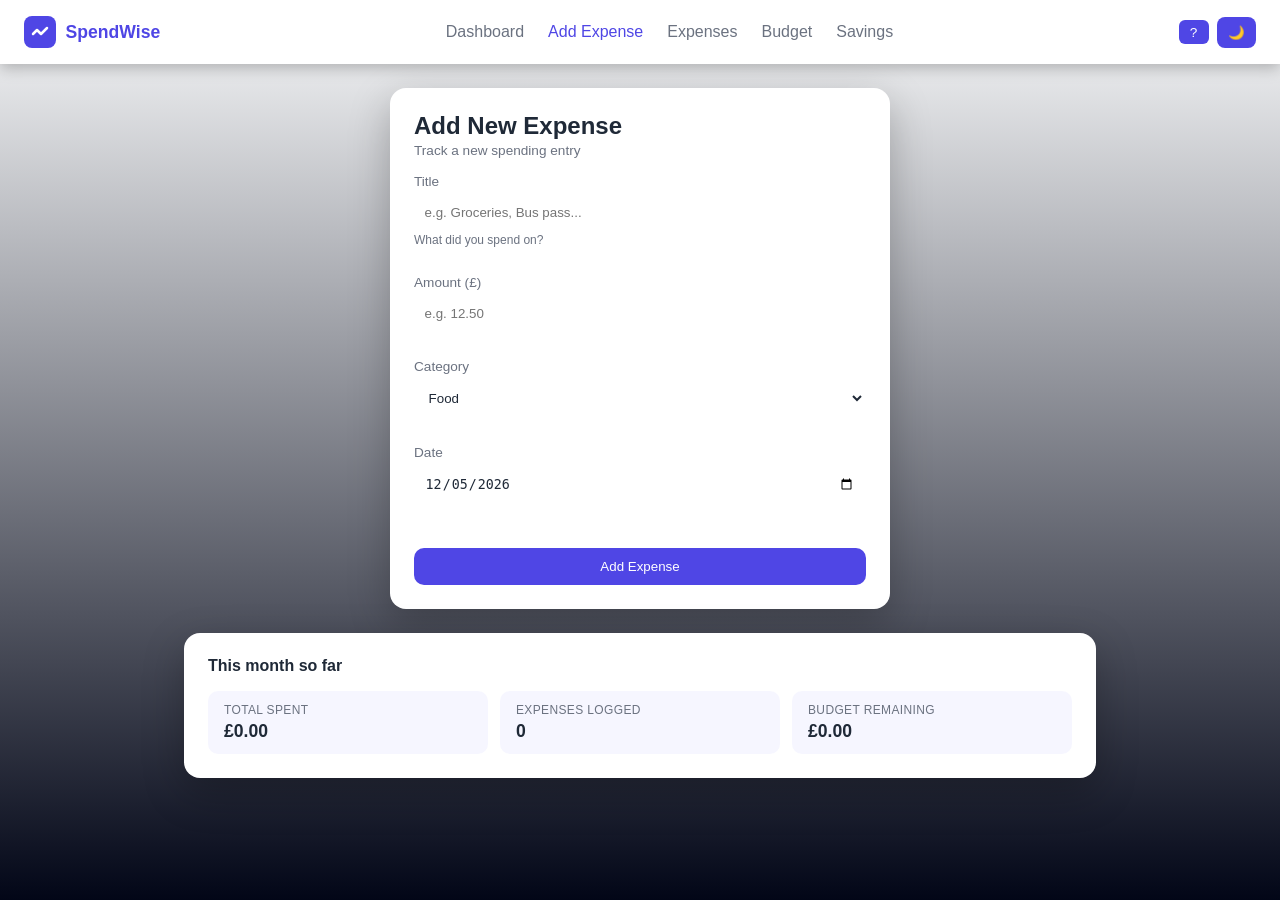
<file: expense-tracker/add-expense.html>
<!DOCTYPE html>
<html lang="en">
  <head>
    <meta charset="UTF-8" />
    <meta name="viewport" content="width=device-width, initial-scale=1.0" />
    <title>Add Expense | SpendWise</title>
    <link rel="icon" type="image/svg+xml" href="assets/favicon.svg" />
    <link rel="stylesheet" href="css/style.css" />
  </head>
  <body>
    <header class="navbar">
      <div class="brand">
        <img src="assets/logo.svg" alt="SpendWise logo" />
        <span>SpendWise</span>
      </div>

      <nav id="mainNav">
        <a href="index.html">Dashboard</a>
        <a href="add-expense.html" class="active">Add Expense</a>
        <a href="expenses.html">Expenses</a>
        <a href="budget.html">Budget</a>
        <a href="savings.html">Savings</a>
      </nav>

      <div style="display: flex; gap: 0.5rem; align-items: center;">
        <button id="helpBtn" class="small-btn">?</button>
        <button id="themeToggle">🌙</button>
        <button class="hamburger" id="hamburger">&#9776;</button>
      </div>
    </header>

    <!-- TOAST NOTIFICATION -->
    <div id="toast" class="toast hidden"></div>

    <main class="container">
      <div class="card form-card animate-in">
        <h2>Add New Expense</h2>
        <p class="budget-subtitle">Track a new spending entry</p>

        <form id="expenseForm" class="goal-form">

          <div class="form-group">
            <label>Title</label>
            <input id="title" type="text" placeholder="e.g. Groceries, Bus pass..." required />
            <span class="field-hint">What did you spend on?</span>
          </div>

          <div class="form-group">
            <label>Amount (£)</label>
            <input id="amount" type="number" placeholder="e.g. 12.50" min="0.01" step="0.01" required />
          </div>

          <div class="form-group">
            <label>Category</label>
            <select id="category"></select>
          </div>

          <div class="form-group hidden" id="customCategoryBox">
            <label>New Category Name</label>
            <input id="newCategory" type="text" placeholder="Enter category name..." />
          </div>

          <div class="form-group">
            <label>Date</label>
            <input id="date" type="date" required />
          </div>

          <button class="primary-btn" type="submit">Add Expense</button>

        </form>

        <!-- SUCCESS MESSAGE -->
        <div id="successMsg" class="success-msg hidden">
          <span>✅ Expense added successfully!</span>
          <a href="expenses.html">View all expenses →</a>
        </div>

      </div>

      <!-- QUICK STATS -->
      <div class="card quick-stats-card">
        <h3>This month so far</h3>
        <div class="quick-stats-grid">
          <div class="quick-stat">
            <span class="quick-stat-label">Total spent</span>
            <span class="quick-stat-value" id="qTotal">£0.00</span>
          </div>
          <div class="quick-stat">
            <span class="quick-stat-label">Expenses logged</span>
            <span class="quick-stat-value" id="qCount">0</span>
          </div>
          <div class="quick-stat">
            <span class="quick-stat-label">Budget remaining</span>
            <span class="quick-stat-value" id="qRemaining">£0.00</span>
          </div>
        </div>
      </div>

    </main>

    <div id="helpModal" class="modal hidden">
      <div class="modal-content">
        <h3>About SpendWise</h3>
        <p>SpendWise helps students track expenses and plan finances.</p>
        <button id="closeHelp" class="primary-btn">Close</button>
      </div>
    </div>

    <script src="js/theme.js"></script>
    <script src="js/data.js"></script>
    <script src="js/addExpense.js"></script>
  </body>
</html>
</file>
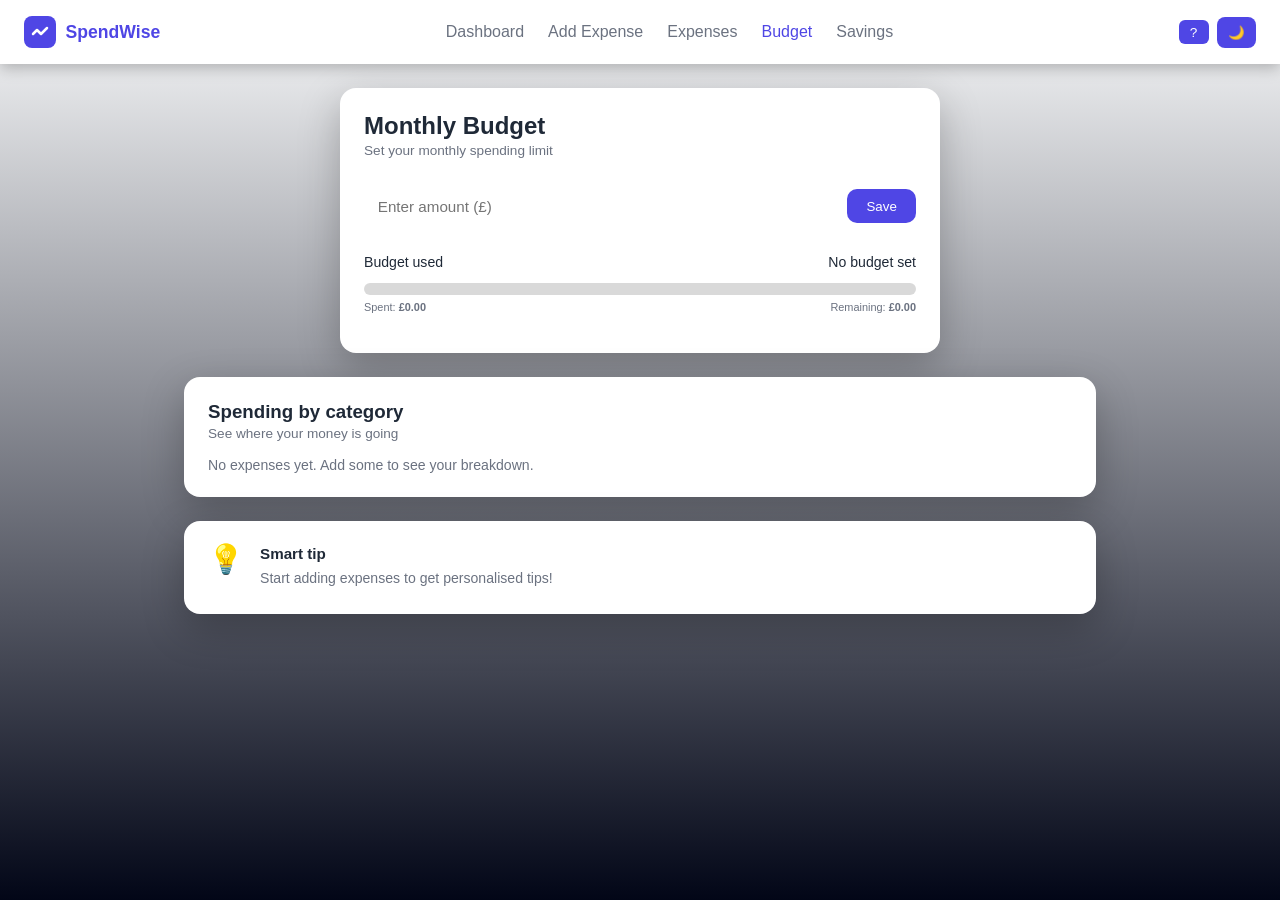
<file: expense-tracker/budget.html>
<!DOCTYPE html>
<html lang="en">
  <head>
    <meta charset="UTF-8" />
    <meta name="viewport" content="width=device-width, initial-scale=1.0" />
    <title>Budget | SpendWise</title>
    <link rel="icon" type="image/svg+xml" href="assets/favicon.svg" />
    <link rel="stylesheet" href="css/style.css" />
  </head>
  <body>
    <header class="navbar">
      <div class="brand">
        <img src="assets/logo.svg" alt="SpendWise logo" />
        <span>SpendWise</span>
      </div>

      <nav id="mainNav">
        <a href="index.html">Dashboard</a>
        <a href="add-expense.html">Add Expense</a>
        <a href="expenses.html">Expenses</a>
        <a href="budget.html" class="active">Budget</a>
        <a href="savings.html">Savings</a>
      </nav>

      <div style="display: flex; gap: 0.5rem; align-items: center;">
        <button id="helpBtn" class="small-btn">?</button>
        <button id="themeToggle">🌙</button>
        <button class="hamburger" id="hamburger">&#9776;</button>
      </div>
    </header>

    <main class="container">

      <!-- BUDGET INPUT CARD -->
      <div class="card budget-card">
        <h2>Monthly Budget</h2>
        <p class="budget-subtitle">Set your monthly spending limit</p>

        <div class="budget-input-row">
          <input id="budgetInput" type="number" placeholder="Enter amount (£)" />
          <button id="saveBudget" class="primary-btn" style="margin-top:0; width:auto; padding: 0.6rem 1.2rem;">Save</button>
        </div>

        <!-- ALERT -->
        <div id="budgetAlert" class="budget-alert hidden"></div>

        <!-- PROGRESS -->
        <div class="budget-progress-section">
          <div class="budget-progress-header">
            <span>Budget used</span>
            <span id="budgetPercent">0%</span>
          </div>
          <div class="progress-bar">
            <div id="progressFill"></div>
          </div>
          <div class="budget-progress-labels">
            <small>Spent: <strong id="spentAmount">£0.00</strong></small>
            <small>Remaining: <strong id="remainingAmount">£0.00</strong></small>
          </div>
        </div>

        <p id="budgetMessage"></p>
      </div>

      <!-- CATEGORY BREAKDOWN -->
      <div class="card category-breakdown-card">
        <h3>Spending by category</h3>
        <p class="budget-subtitle">See where your money is going</p>
        <div id="categoryBreakdown" class="category-breakdown-list"></div>
      </div>

      <!-- SMART TIP -->
      <div class="card smart-tip-card" id="smartTipCard">
        <div class="smart-tip-icon">💡</div>
        <div>
          <h3>Smart tip</h3>
          <p id="smartTip"></p>
        </div>
      </div>

    </main>

    <div id="helpModal" class="modal hidden">
      <div class="modal-content">
        <h3>About SpendWise</h3>
        <p>Track and manage your monthly budget effectively.</p>
        <button id="closeHelp" class="primary-btn">Close</button>
      </div>
    </div>

    <script src="js/theme.js"></script>
    <script src="js/data.js"></script>
    <script src="js/budget.js"></script>
  </body>
</html>
</file>
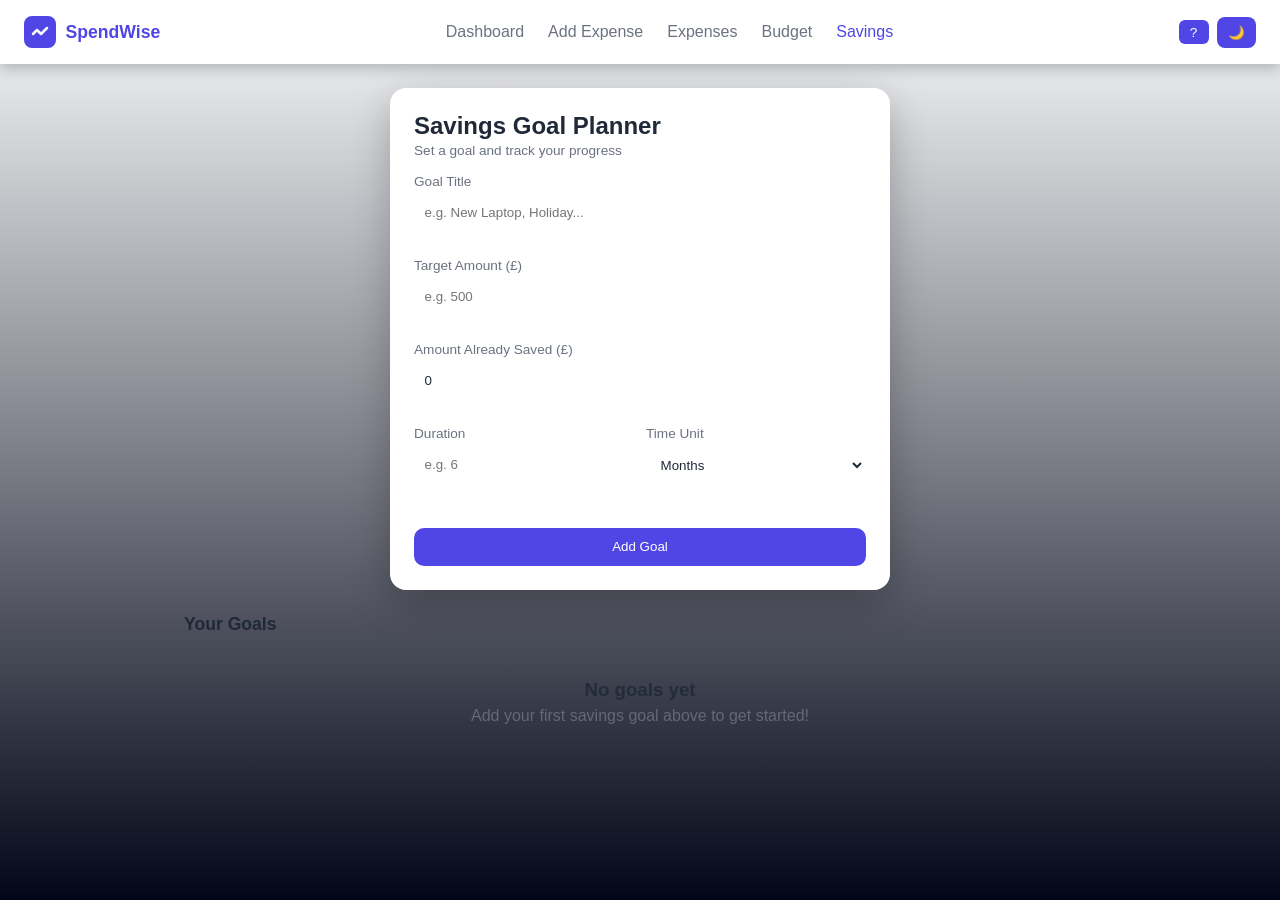
<file: expense-tracker/savings.html>
<!DOCTYPE html>
<html lang="en">
  <head>
    <meta charset="UTF-8" />
    <meta name="viewport" content="width=device-width, initial-scale=1.0" />
    <title>Savings | SpendWise</title>
    <link rel="icon" type="image/svg+xml" href="assets/favicon.svg" />
    <link rel="stylesheet" href="css/style.css" />
  </head>
  <body>
    <header class="navbar">
      <div class="brand">
        <img src="assets/logo.svg" alt="SpendWise logo" />
        <span>SpendWise</span>
      </div>

      <nav id="mainNav">
        <a href="index.html">Dashboard</a>
        <a href="add-expense.html">Add Expense</a>
        <a href="expenses.html">Expenses</a>
        <a href="budget.html">Budget</a>
        <a href="savings.html" class="active">Savings</a>
      </nav>

      <div style="display: flex; gap: 0.5rem; align-items: center;">
        <button id="helpBtn" class="small-btn">?</button>
        <button id="themeToggle">🌙</button>
        <button class="hamburger" id="hamburger">&#9776;</button>
      </div>
    </header>

    <main class="container">

      <!-- ADD GOAL FORM -->
      <div class="card form-card animate-in">
        <h2>Savings Goal Planner</h2>
        <p class="budget-subtitle">Set a goal and track your progress</p>

        <form id="goalForm" class="goal-form">
          <div class="form-group">
            <label>Goal Title</label>
            <input id="goalTitle" type="text" placeholder="e.g. New Laptop, Holiday..." required />
          </div>
          <div class="form-group">
            <label>Target Amount (£)</label>
            <input id="goalAmount" type="number" placeholder="e.g. 500" required />
          </div>
          <div class="form-group">
            <label>Amount Already Saved (£)</label>
            <input id="savedAmount" type="number" placeholder="e.g. 100" value="0" min="0" />
          </div>
          <div class="goal-form-row">
            <div class="form-group">
              <label>Duration</label>
              <input id="duration" type="number" placeholder="e.g. 6" required />
            </div>
            <div class="form-group">
              <label>Time Unit</label>
              <select id="timeUnit">
                <option value="weeks">Weeks</option>
                <option value="months" selected>Months</option>
                <option value="years">Years</option>
              </select>
            </div>
          </div>
          <button class="primary-btn" type="submit">Add Goal</button>
        </form>
      </div>

      <!-- SAVED GOALS LIST -->
      <div id="goalsSection">
        <h3 class="goals-heading">Your Goals</h3>
        <div id="goalsList" class="goals-list"></div>
      </div>

    </main>

    <div id="helpModal" class="modal hidden">
      <div class="modal-content">
        <h3>About SpendWise</h3>
        <p>Plan and visualise your savings goals.</p>
        <button id="closeHelp" class="primary-btn">Close</button>
      </div>
    </div>

    <script src="js/theme.js"></script>
    <script src="js/data.js"></script>
    <script src="js/savings.js"></script>
  </body>
</html>
</file>
<file: expense-tracker/css/style.css>
:root {
  --bg: #f9fafb;
  --card: #ffffff;
  --primary: #4f46e5;
  --text: #1f2937;
  --muted: #6b7280;
}

body.dark {
  --bg: #0f172a;
  --card: #1e293b;
  --primary: #6366f1;
  --text: #e5e7eb;
  --muted: #94a3b8;
}

* { margin: 0; padding: 0; box-sizing: border-box; }

body {
  font-family: "Inter", sans-serif;
  background: linear-gradient(180deg, var(--bg), #020617);
  color: var(--text);
  min-height: 100vh;
  animation: pageFade 0.35s ease;
}

/* ── NAVBAR ── */
.navbar {
  display: flex;
  justify-content: space-between;
  align-items: center;
  padding: 1rem 1.5rem;
  background: var(--card);
  box-shadow: 0 4px 14px rgba(0,0,0,0.25);
  position: relative;
}

.navbar nav { display: flex; }
.navbar nav a {
  margin: 0 0.75rem;
  text-decoration: none;
  color: var(--muted);
  font-weight: 500;
}
.navbar nav a.active { color: var(--primary); }

#themeToggle {
  border: none;
  background: var(--primary);
  color: white;
  padding: 0.5rem 0.7rem;
  border-radius: 8px;
  cursor: pointer;
}

/* ── HAMBURGER ── */
.hamburger {
  display: none;
  background: var(--primary);
  color: white;
  border: none;
  padding: 0.5rem 0.7rem;
  border-radius: 8px;
  cursor: pointer;
  font-size: 1.1rem;
}

@media (max-width: 700px) {
  .hamburger { display: block; }
  .navbar nav {
    display: none;
    flex-direction: column;
    position: absolute;
    top: 100%;
    left: 0; right: 0;
    background: var(--card);
    padding: 1rem;
    box-shadow: 0 8px 20px rgba(0,0,0,0.2);
    z-index: 100;
    gap: 0.5rem;
  }
  .navbar nav.open { display: flex; }
  .navbar nav a { margin: 0; padding: 0.5rem 0.75rem; border-radius: 8px; }
}

/* ── ALERT BANNER ── */
.alert-banner {
  padding: 0.85rem 1.5rem;
  font-size: 0.9rem;
  font-weight: 500;
  text-align: center;
}
.alert-banner.alert-danger { background: #fee2e2; color: #991b1b; }
.alert-banner.alert-warning { background: #fef3c7; color: #92400e; }
body.dark .alert-banner.alert-danger { background: #7f1d1d; color: #fca5a5; }
body.dark .alert-banner.alert-warning { background: #78350f; color: #fcd34d; }

/* ── LAYOUT ── */
.container {
  padding: 1.5rem;
  max-width: 960px;
  margin: auto;
}

/* ── CARDS ── */
.card {
  background: var(--card);
  border-radius: 16px;
  padding: 1.5rem;
  box-shadow: 0 14px 40px rgba(0,0,0,0.25);
  animation: fadeScale 0.5s ease;
}

/* ── SUMMARY CARDS ── */
.summary {
  display: grid;
  grid-template-columns: repeat(auto-fit, minmax(180px, 1fr));
  gap: 1rem;
  margin-bottom: 1.5rem;
}
.summary-card {
  padding: 1.2rem;
  border-radius: 16px;
  color: white;
  animation: slideUp 0.5s ease;
}
.summary-card h4 { font-size: 0.85rem; opacity: 0.9; margin-bottom: 0.3rem; }
.summary-card p { font-size: 1.8rem; font-weight: 600; }
.summary-card.purple { background: linear-gradient(135deg, #6366f1, #4f46e5); }
.summary-card.green  { background: linear-gradient(135deg, #22c55e, #16a34a); }
.summary-card.orange { background: linear-gradient(135deg, #f59e0b, #d97706); }

/* ── BUDGET OVERVIEW CARD ── */
.budget-overview-card {
  margin-bottom: 1.5rem;
  padding: 1.2rem 1.5rem;
}
.budget-overview-header {
  display: flex;
  justify-content: space-between;
  align-items: center;
  font-size: 0.9rem;
  font-weight: 500;
  margin-bottom: 0.6rem;
  color: var(--text);
}
.budget-overview-labels {
  display: flex;
  justify-content: space-between;
  margin-top: 0.5rem;
  font-size: 0.82rem;
  color: var(--muted);
}

/* ── DASHBOARD GRID ── */
.dashboard-grid {
  display: grid;
  grid-template-columns: 1fr 1fr;
  gap: 1.5rem;
  margin-bottom: 1.5rem;
}
@media (max-width: 700px) {
  .dashboard-grid { grid-template-columns: 1fr; }
}

/* ── CHART ── */
.chart-wrapper { max-width: 300px; margin: auto; }
.chart-header {
  display: flex;
  justify-content: space-between;
  align-items: center;
  margin-bottom: 1rem;
}
.chart-header h3 { font-size: 1rem; font-weight: 600; }
.trend-card { margin-top: 0; }

/* ── RECENT EXPENSES LIST ── */
.recent-list {
  display: flex;
  flex-direction: column;
  gap: 0.5rem;
  margin-top: 0.25rem;
}

.recent-item {
  display: flex;
  justify-content: space-between;
  align-items: center;
  padding: 0.6rem 0.75rem;
  border-radius: 10px;
  background: rgba(99,102,241,0.06);
  border: 1px solid rgba(99,102,241,0.1);
  transition: background 0.2s;
}
.recent-item:hover { background: rgba(99,102,241,0.12); }

.recent-left {
  display: flex;
  align-items: center;
  gap: 0.5rem;
}
.recent-title {
  font-size: 0.88rem;
  color: var(--text);
  font-weight: 500;
}

.recent-right {
  display: flex;
  align-items: center;
  gap: 0.75rem;
}
.recent-right strong {
  font-size: 0.9rem;
  color: var(--text);
  white-space: nowrap;
}
.recent-right small {
  font-size: 0.75rem;
  color: var(--muted);
  white-space: nowrap;
}

.no-recent {
  font-size: 0.88rem;
  color: var(--muted);
  padding: 1rem 0;
  text-align: center;
}
.no-recent a { color: var(--primary); }

/* ── EXPENSE LIST ── */
.expenses-list { display: flex; flex-direction: column; gap: 1rem; }

.expense-card {
  background: var(--card);
  padding: 1rem;
  border-radius: 14px;
  display: flex;
  justify-content: space-between;
  align-items: center;
  box-shadow: 0 10px 25px rgba(0,0,0,0.25);
  animation: slideUp 0.4s ease;
  transition: transform 0.2s ease, box-shadow 0.2s ease;
}
.expense-card:hover { transform: translateY(-4px); box-shadow: 0 16px 35px rgba(0,0,0,0.35); }
.expense-info small { color: var(--muted); }
.expense-actions { display: flex; align-items: center; gap: 0.75rem; }

/* ── BADGES ── */
.badge {
  display: inline-block;
  padding: 0.2rem 0.6rem;
  border-radius: 999px;
  font-size: 0.7rem;
  color: white;
  white-space: nowrap;
}
.badge.food          { background: #22c55e; }
.badge.transport     { background: #3b82f6; }
.badge.entertainment { background: #f59e0b; }
.badge.rent          { background: #ef4444; }
.badge.other         { background: #64748b; }
.badge.subscriptions { background: #8b5cf6; }
.badge.clothes       { background: #ec4899; }

/* ── BUTTONS ── */
.delete-btn {
  background: #ef4444;
  border: none;
  color: white;
  padding: 0.3rem 0.6rem;
  border-radius: 6px;
  cursor: pointer;
}

.small-btn {
  background: var(--primary);
  color: white;
  border: none;
  padding: 0.3rem 0.7rem;
  border-radius: 6px;
  cursor: pointer;
  text-decoration: none;
  font-size: 0.85rem;
  white-space: nowrap;
}

.primary-btn {
  margin-top: 1rem;
  background: var(--primary);
  color: white;
  border: none;
  padding: 0.7rem;
  border-radius: 10px;
  cursor: pointer;
  display: inline-block;
  text-decoration: none;
  text-align: center;
  width: 100%;
}

/* ── BUTTON INTERACTIONS ── */
button, .primary-btn, .small-btn {
  transition: transform 0.15s ease, box-shadow 0.15s ease;
}
button:hover, .primary-btn:hover, .small-btn:hover {
  transform: translateY(-2px);
  box-shadow: 0 6px 14px rgba(0,0,0,0.2);
}
button:active, .primary-btn:active, .small-btn:active {
  transform: scale(0.96);
}

/* ── FORMS ── */
.form-card { max-width: 500px; margin: auto; }
.form-group { margin-bottom: 1rem; }
.form-group label { font-size: 0.85rem; color: var(--muted); display: block; margin-bottom: 0.3rem; }
.form-group input,
.form-group select {
  width: 100%;
  padding: 0.6rem;
  border-radius: 8px;
  border: 1px solid rgba(255,255,255,0.2);
  background: transparent;
  color: var(--text);
}
select option { background: var(--card); color: var(--text); }

/* ── PROGRESS BAR ── */
.progress-bar {
  width: 100%;
  height: 12px;
  background: rgba(0,0,0,0.15);
  border-radius: 999px;
  margin-top: 0.8rem;
  overflow: hidden;
}
.progress-bar div {
  height: 100%;
  width: 0%;
  background: linear-gradient(90deg, #22c55e, #4f46e5);
  transition: width 1s ease;
  border-radius: 999px;
}

/* ── BUDGET PAGE ── */
.budget-card { max-width: 600px; margin: auto; }
.budget-card input {
  width: 100%; padding: 0.6rem;
  border-radius: 8px;
  border: 1px solid rgba(255,255,255,0.2);
  background: transparent;
  color: var(--text);
  margin: 0.8rem 0;
}
.budget-summary {
  display: flex;
  justify-content: space-between;
  margin: 1rem 0 0.5rem;
  font-size: 0.9rem;
}
.budget-summary span { color: var(--muted); }

/* ── PAGE HEADER ── */
.page-header {
  display: flex;
  justify-content: space-between;
  align-items: center;
  margin-bottom: 1rem;
}

/* ── BRAND ── */
.brand { display: flex; align-items: center; gap: 0.6rem; cursor: pointer; }
.brand img { width: 32px; height: 32px; display: block; transition: transform 0.35s ease; }
.brand span {
  font-family: "Poppins", sans-serif;
  font-size: 1.1rem;
  font-weight: 600;
  color: var(--primary);
  transition: transform 0.35s ease, color 0.35s ease;
}
.brand:hover img { transform: rotate(-8deg) scale(1.12); }
.brand:hover span { transform: translateX(3px); color: #6366f1; }

/* ── MODAL ── */
.modal {
  position: fixed;
  inset: 0;
  background: rgba(0,0,0,0.55);
  display: flex;
  justify-content: center;
  align-items: center;
  z-index: 200;
}
.modal-content {
  background: var(--card);
  color: var(--text);
  padding: 1.6rem;
  border-radius: 18px;
  max-width: 420px;
  width: 90%;
  box-shadow: 0 20px 40px rgba(0,0,0,0.4);
  animation: fadeScale 0.3s ease;
}
.modal-content h3 { margin-bottom: 0.6rem; }
.modal-content p { margin-bottom: 0.8rem; color: var(--muted); }

/* ── EMPTY STATE ── */
.empty-state { text-align: center; padding: 2rem; opacity: 0.85; }
.empty-state h3 { margin-bottom: 0.4rem; }
.empty-state p { margin-bottom: 1rem; color: var(--muted); }

/* ── SAVINGS ── */
.expense-form { display: flex; flex-direction: column; gap: 0.75rem; }
.expense-form input,
.expense-form select {
  width: 100%;
  padding: 0.6rem;
  border-radius: 8px;
  border: 1px solid rgba(255,255,255,0.2);
  background: transparent;
  color: var(--text);
}

/* ── HIDDEN ── */
.hidden { display: none !important; }

/* ── ANIMATIONS ── */
@keyframes slideUp {
  from { opacity: 0; transform: translateY(20px); }
  to   { opacity: 1; transform: translateY(0); }
}
@keyframes fadeScale {
  from { opacity: 0; transform: scale(0.95); }
  to   { opacity: 1; transform: scale(1); }
}
@keyframes pageFade {
  from { opacity: 0; transform: translateY(8px); }
  to   { opacity: 1; transform: translateY(0); }
}
.trend-select {
  padding: 0.3rem 0.6rem;
  border-radius: 8px;
  border: 1px solid rgba(255,255,255,0.2);
  background: var(--card);
  color: var(--text);
  font-size: 0.85rem;
  cursor: pointer;
}
/* FILTERS BAR */
.filters-bar {
  display: flex;
  gap: 1rem;
  align-items: flex-end;
  flex-wrap: wrap;
  margin-bottom: 1rem;
  padding: 1rem 1.25rem;
}

.filter-group {
  display: flex;
  flex-direction: column;
  gap: 0.3rem;
  flex: 1;
  min-width: 140px;
}

.filter-group label {
  font-size: 0.78rem;
  color: var(--muted);
  font-weight: 500;
}

.filter-group input,
.filter-group select {
  padding: 0.5rem 0.7rem;
  border-radius: 8px;
  border: 1px solid rgba(255,255,255,0.15);
  background: transparent;
  color: var(--text);
  font-size: 0.88rem;
}

/* RESULTS SUMMARY */
.results-summary {
  display: flex;
  justify-content: space-between;
  align-items: center;
  font-size: 0.88rem;
  color: var(--muted);
  margin-bottom: 1rem;
  padding: 0 0.25rem;
}

.results-summary span:last-child {
  font-weight: 600;
  color: var(--text);
}
/* BUDGET PAGE */
.budget-subtitle {
  font-size: 0.85rem;
  color: var(--muted);
  margin-bottom: 1rem;
  margin-top: 0.2rem;
}

.budget-input-row {
  display: flex;
  gap: 0.75rem;
  align-items: center;
  margin-bottom: 1rem;
}

.budget-input-row input {
  flex: 1;
  padding: 0.6rem 0.8rem;
  border-radius: 8px;
  border: 1px solid rgba(255,255,255,0.15);
  background: transparent;
  color: var(--text);
  font-size: 0.95rem;
}

.budget-alert {
  padding: 0.75rem 1rem;
  border-radius: 10px;
  font-size: 0.88rem;
  font-weight: 500;
  margin-bottom: 1rem;
}
.budget-alert-danger { background: #fee2e2; color: #991b1b; }
.budget-alert-warning { background: #fef3c7; color: #92400e; }
body.dark .budget-alert-danger { background: #7f1d1d; color: #fca5a5; }
body.dark .budget-alert-warning { background: #78350f; color: #fcd34d; }

.budget-progress-section { margin: 1rem 0; }
.budget-progress-header {
  display: flex;
  justify-content: space-between;
  font-size: 0.88rem;
  font-weight: 500;
  margin-bottom: 0.4rem;
  color: var(--text);
}
.budget-progress-labels {
  display: flex;
  justify-content: space-between;
  font-size: 0.82rem;
  color: var(--muted);
  margin-top: 0.4rem;
}

/* CATEGORY BREAKDOWN */
.category-breakdown-card { margin-top: 1.5rem; }
.category-breakdown-list {
  display: flex;
  flex-direction: column;
  gap: 1rem;
  margin-top: 0.75rem;
}
.breakdown-item { width: 100%; }
.breakdown-header {
  display: flex;
  justify-content: space-between;
  align-items: center;
  margin-bottom: 0.2rem;
}
.breakdown-left {
  display: flex;
  align-items: center;
  gap: 0.5rem;
}
.breakdown-dot {
  width: 10px;
  height: 10px;
  border-radius: 50%;
  flex-shrink: 0;
}
.breakdown-name {
  font-size: 0.9rem;
  font-weight: 500;
  color: var(--text);
}
.breakdown-right {
  display: flex;
  align-items: center;
  gap: 0.75rem;
}
.breakdown-amount {
  font-size: 0.9rem;
  font-weight: 600;
  color: var(--text);
}
.breakdown-percent {
  font-size: 0.78rem;
  color: var(--muted);
}

/* SMART TIP */
.smart-tip-card {
  margin-top: 1.5rem;
  display: flex;
  align-items: flex-start;
  gap: 1rem;
}
.smart-tip-icon {
  font-size: 1.8rem;
  line-height: 1;
  flex-shrink: 0;
}
.smart-tip-card h3 {
  font-size: 0.95rem;
  font-weight: 600;
  margin-bottom: 0.3rem;
  color: var(--text);
}
.smart-tip-card p {
  font-size: 0.88rem;
  color: var(--muted);
  line-height: 1.6;
}
/* SAVINGS PAGE */
.goal-form {
  display: flex;
  flex-direction: column;
  gap: 0.75rem;
  margin-top: 0.5rem;
}

.goal-form-row {
  display: grid;
  grid-template-columns: 1fr 1fr;
  gap: 0.75rem;
}

.goals-heading {
  font-size: 1.1rem;
  font-weight: 600;
  margin: 1.5rem 0 0.75rem;
  color: var(--text);
}

.goals-list {
  display: flex;
  flex-direction: column;
  gap: 1.25rem;
}

.goal-card {
  background: var(--card);
  border-radius: 16px;
  padding: 1.25rem 1.5rem;
  box-shadow: 0 10px 30px rgba(0,0,0,0.2);
  animation: slideUp 0.4s ease;
  border: 2px solid transparent;
  transition: border 0.3s ease;
}

.goal-card.goal-complete {
  border-color: #22c55e;
}

.goal-card-header {
  display: flex;
  justify-content: space-between;
  align-items: flex-start;
  margin-bottom: 1rem;
}

.goal-title-row {
  display: flex;
  flex-direction: column;
  gap: 0.3rem;
}

.goal-name {
  font-size: 1.05rem;
  font-weight: 600;
  color: var(--text);
}

.goal-badge {
  font-size: 0.75rem;
  font-weight: 600;
  color: #16a34a;
}

.goal-stats {
  display: grid;
  grid-template-columns: repeat(auto-fit, minmax(100px, 1fr));
  gap: 0.75rem;
  margin-bottom: 1rem;
}

.goal-stat {
  display: flex;
  flex-direction: column;
  gap: 0.2rem;
  background: rgba(99,102,241,0.06);
  padding: 0.6rem 0.75rem;
  border-radius: 10px;
}

.goal-stat-label {
  font-size: 0.72rem;
  color: var(--muted);
  text-transform: uppercase;
  letter-spacing: 0.03em;
}

.goal-stat-value {
  font-size: 0.95rem;
  font-weight: 600;
  color: var(--text);
}

.saved-value { color: #22c55e !important; }

.goal-progress-header {
  display: flex;
  justify-content: space-between;
  font-size: 0.82rem;
  color: var(--muted);
  margin-bottom: 0.3rem;
}

.goal-fill {
  height: 100%;
  border-radius: 999px;
  transition: width 1s ease;
}

.goal-update-row {
  display: flex;
  gap: 0.5rem;
  margin-top: 0.75rem;
  align-items: center;
}

.update-input {
  flex: 1;
  padding: 0.5rem 0.75rem;
  border-radius: 8px;
  border: 1px solid rgba(255,255,255,0.15);
  background: transparent;
  color: var(--text);
  font-size: 0.88rem;
}

.goal-timeline {
  font-size: 0.8rem;
  color: var(--muted);
  margin-top: 0.75rem;
}

.goal-actions {
  display: flex;
  gap: 0.5rem;
}
/* TOAST NOTIFICATION */
.toast {
  position: fixed;
  bottom: 1.5rem;
  right: 1.5rem;
  padding: 0.85rem 1.25rem;
  border-radius: 12px;
  font-size: 0.9rem;
  font-weight: 500;
  z-index: 999;
  animation: slideUp 0.3s ease;
  box-shadow: 0 8px 24px rgba(0,0,0,0.3);
}
.toast-success { background: #22c55e; color: white; }
.toast-error   { background: #ef4444; color: white; }
.toast-warning { background: #f59e0b; color: white; }

/* SUCCESS MESSAGE */
.success-msg {
  display: flex;
  justify-content: space-between;
  align-items: center;
  margin-top: 1rem;
  padding: 0.85rem 1rem;
  background: rgba(34,197,94,0.1);
  border: 1px solid rgba(34,197,94,0.3);
  border-radius: 10px;
  font-size: 0.88rem;
  color: #16a34a;
  animation: slideUp 0.3s ease;
}
.success-msg a {
  color: #16a34a;
  font-weight: 600;
  text-decoration: none;
}
body.dark .success-msg {
  background: rgba(34,197,94,0.08);
  color: #4ade80;
}
body.dark .success-msg a { color: #4ade80; }

/* FIELD HINTS & ERRORS */
.field-hint {
  font-size: 0.75rem;
  color: var(--muted);
  margin-top: 0.2rem;
  display: block;
}
.error-hint {
  font-size: 0.75rem;
  color: #ef4444;
  margin-top: 0.2rem;
  display: block;
}

/* QUICK STATS */
.quick-stats-card { margin-top: 1.5rem; }
.quick-stats-card h3 {
  font-size: 1rem;
  font-weight: 600;
  margin-bottom: 1rem;
  color: var(--text);
}
.quick-stats-grid {
  display: grid;
  grid-template-columns: repeat(auto-fit, minmax(120px, 1fr));
  gap: 0.75rem;
}
.quick-stat {
  display: flex;
  flex-direction: column;
  gap: 0.25rem;
  background: rgba(99,102,241,0.06);
  padding: 0.75rem 1rem;
  border-radius: 10px;
}
.quick-stat-label {
  font-size: 0.75rem;
  color: var(--muted);
  text-transform: uppercase;
  letter-spacing: 0.03em;
}
.quick-stat-value {
  font-size: 1.1rem;
  font-weight: 600;
  color: var(--text);
}
</file>
